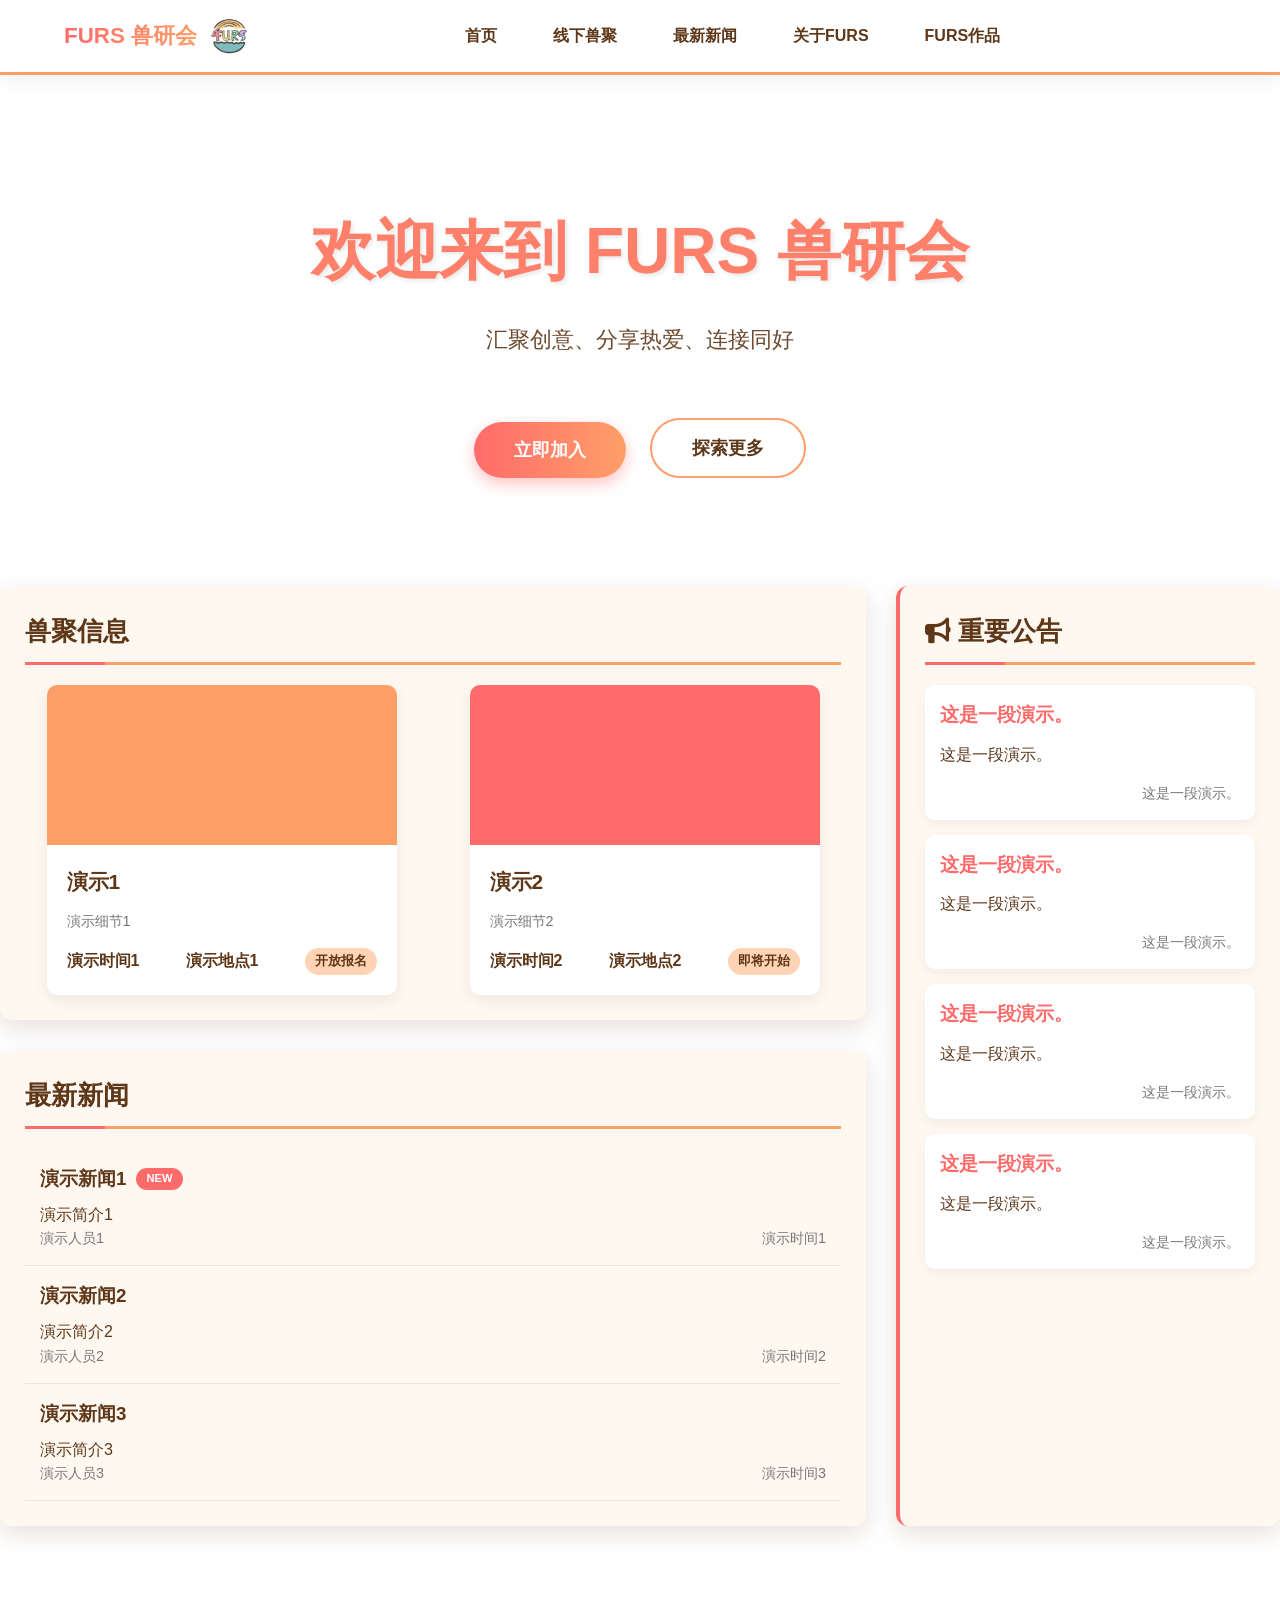
<file: main.html>
<!DOCTYPE html>
<html lang="zh">

<head>
    <meta charset="UTF-8">
    <meta name="viewport" content="width=device-width, initial-scale=1.0">
    <title> FURS 兽研会 - 兽迷文化交流平台 </title>
    <link rel="stylesheet" href="https://cdnjs.cloudflare.com/ajax/libs/font-awesome/6.4.0/css/all.min.css">
    <link rel="stylesheet" href="./styles/main.css">
    <link rel="icon" href="./assets/logo.ico">
</head>

<body>
    <div class="nav-placeholder"></div>
    <nav class="FursNav">
        <button class="hamburger">
            <span></span>
            <span></span>
            <span></span>
        </button>
        <div class="logo">
            <a href="./main.html" class="logo-container">
                <span class="logo-text">FURS 兽研会</span>
                <img src="./assets/logo.ico" alt="FURS 兽研会" class="logo-img">
            </a>
        </div>
        <div class="left"></div>
        <div class="NavLinks">
            <a href="./main.html" class="nav-link">首页</a>
            <a href="./pages/comingsoon.html" class="nav-link">线下兽聚</a>
            <a href="./pages/news.html" class="nav-link">最新新闻</a>
            <a href="./pages/about.html" class="nav-link">关于FURS</a>
            <a href="./pages/comingsoon.html" class="nav-link">FURS作品</a>
        </div>

    </nav>
    <div class="main-container">
        <section class="hero">
            <h1 class="FirstTitle">欢迎来到 FURS 兽研会</h1>
            <p class="subtitle">汇聚创意、分享热爱、连接同好</p>
            <div class="hero-bons">
                <a href="./pages/join.html" target="_blank" class="cta-button">立即加入</a>
                <a href="./pages/comingsoon.html" class="cta-button secondary-button">探索更多</a>
            </div>
        </section>
        <div class="content-container">
            <div class="main-content">
                <div class="content-block">
                    <h2 class="content-title">兽聚信息</h2>
                    <div class="events-grid">
                        <div class="event-card">
                            <div class="event-image"></div>
                            <div class="event-content">
                                <h3 class="event-title">演示1</h3>
                                <p class="event-details">演示细节1</p>
                                <div class="event-meta">
                                    <span>演示时间1</span>
                                    <span>演示地点1</span>
                                    <span class="event-status">开放报名</span>
                                </div>
                            </div>
                        </div>
                        <div class="event-card">
                            <div class="event-image" style="background-color: var(--secondary-color);"></div>
                            <div class="event-content">
                                <h3 class="event-title">演示2</h3>
                                <p class="event-details">演示细节2</p>
                                <div class="event-meta">
                                    <span>演示时间2</span>
                                    <span>演示地点2</span>
                                    <span class="event-status">即将开始</span>
                                </div>
                            </div>
                        </div>
                    </div>
                </div>
                <div class="content-block">
                    <h2 class="content-title">最新新闻</h2>
                    <ul class="news-list">
                        <li class="news-item">
                            <h3 class="news-title">演示新闻1
                                <span class="new-indicator">NEW</span>
                            </h3>
                            <p>演示简介1</p>
                            <div class="news-info">
                                <span>演示人员1</span>
                                <span>演示时间1</span>
                            </div>
                        </li>
                        <li class="news-item">
                            <h3 class="news-title">演示新闻2</h3>
                            <p>演示简介2</p>
                            <div class="news-info">
                                <span>演示人员2</span>
                                <span>演示时间2</span>
                            </div>
                        </li>
                        <li class="news-item">
                            <h3 class="news-title">演示新闻3</h3>
                            <p>演示简介3</p>
                            <div class="news-info">
                                <span>演示人员3</span>
                                <span>演示时间3</span>
                            </div>
                        </li>
                    </ul>
                </div>
            </div>
            <div class="announcements">
                <h2 class="content-title"><i class="fas fa-bullhorn"></i> 重要公告</h2>
                <div class="announcement-container active">
                    <h3 class="announcement-title">这是一段演示。</h3>
                    <div class="announcement-content">
                        这是一段演示。
                    </div>
                    <div class="announcement-date">
                        这是一段演示。
                    </div>
                </div>
                <div class="announcement-container">
                    <h3 class="announcement-title">这是一段演示。</h3>
                    <div class="announcement-content">
                        这是一段演示。
                    </div>
                    <div class="announcement-date">
                        这是一段演示。
                    </div>
                </div>
                <div class="announcement-container">
                    <h3 class="announcement-title">这是一段演示。</h3>
                    <div class="announcement-content">
                        这是一段演示。
                    </div>
                    <div class="announcement-date">
                        这是一段演示。
                    </div>
                </div>
                <div class="announcement-container">
                    <h3 class="announcement-title">这是一段演示。</h3>
                    <div class="announcement-content">
                        这是一段演示。
                    </div>
                    <div class="announcement-date">
                        这是一段演示。
                    </div>
                </div>
            </div>
        </div>
    </div>
    <footer class="CopyRight">
        <div class="footer-content">
            <div class="footer-info">
                <div class="logo-text">FURS 兽研会</div>
                <p>致力于打造中国最具活力的兽迷文化社区，推动原创兽文化发展。</p>
                <div class="social-links">
                    <a href="#"><i class="fab fa-qq"></i></a>
                    <a href="#"><i class="fab fa-bilibili"></i></a>
                </div>
            </div>
            <div class="footer-links">
                <div class="link-group">
                    <h4>关于我们</h4>
                    <a href="./pages/about.html" class="footer-link">关于FURS</a>
                    <a href="./comingsoon.html" class="footer-link">团队介绍</a>
                    <a href="./comingsoon.html" class="footer-link">发展历程</a>
                    <a href="./comingsoon.html" class="footer-link">核心价值观</a>
                </div>
                <div class="link-group">
                    <h4>社区资源</h4>
                    <a href="./comingsoon.html" class="footer-link">二创作品</a>
                    <a href="./comingsoon.html" class="footer-link">作品展示</a>
                    <a href="./comingsoon.html" class="footer-link">创作教程</a>
                    <a href="./comingsoon.html" class="footer-link">素材资源</a>
                </div>
                <div class="link-group">
                    <h4>支持帮助</h4>
                    <a href="./comingsoon.html" class="footer-link">联系我们</a>
                    <a href="./comingsoon.html" class="footer-link">常见问题</a>
                    <a href="./comingsoon.html" class="footer-link">技术支持</a>
                    <a href="./comingsoon.html" class="footer-link">意见反馈</a>
                </div>
            </div>
        </div>
        <p class="CopyRightInfor">&copy; 2025 FURS兽研会. 保留所有权利. | 兽迷文化，创意无限</p>
    </footer>
    <script src="./scripts/index.js"></script>
</body>

</html>
</file>
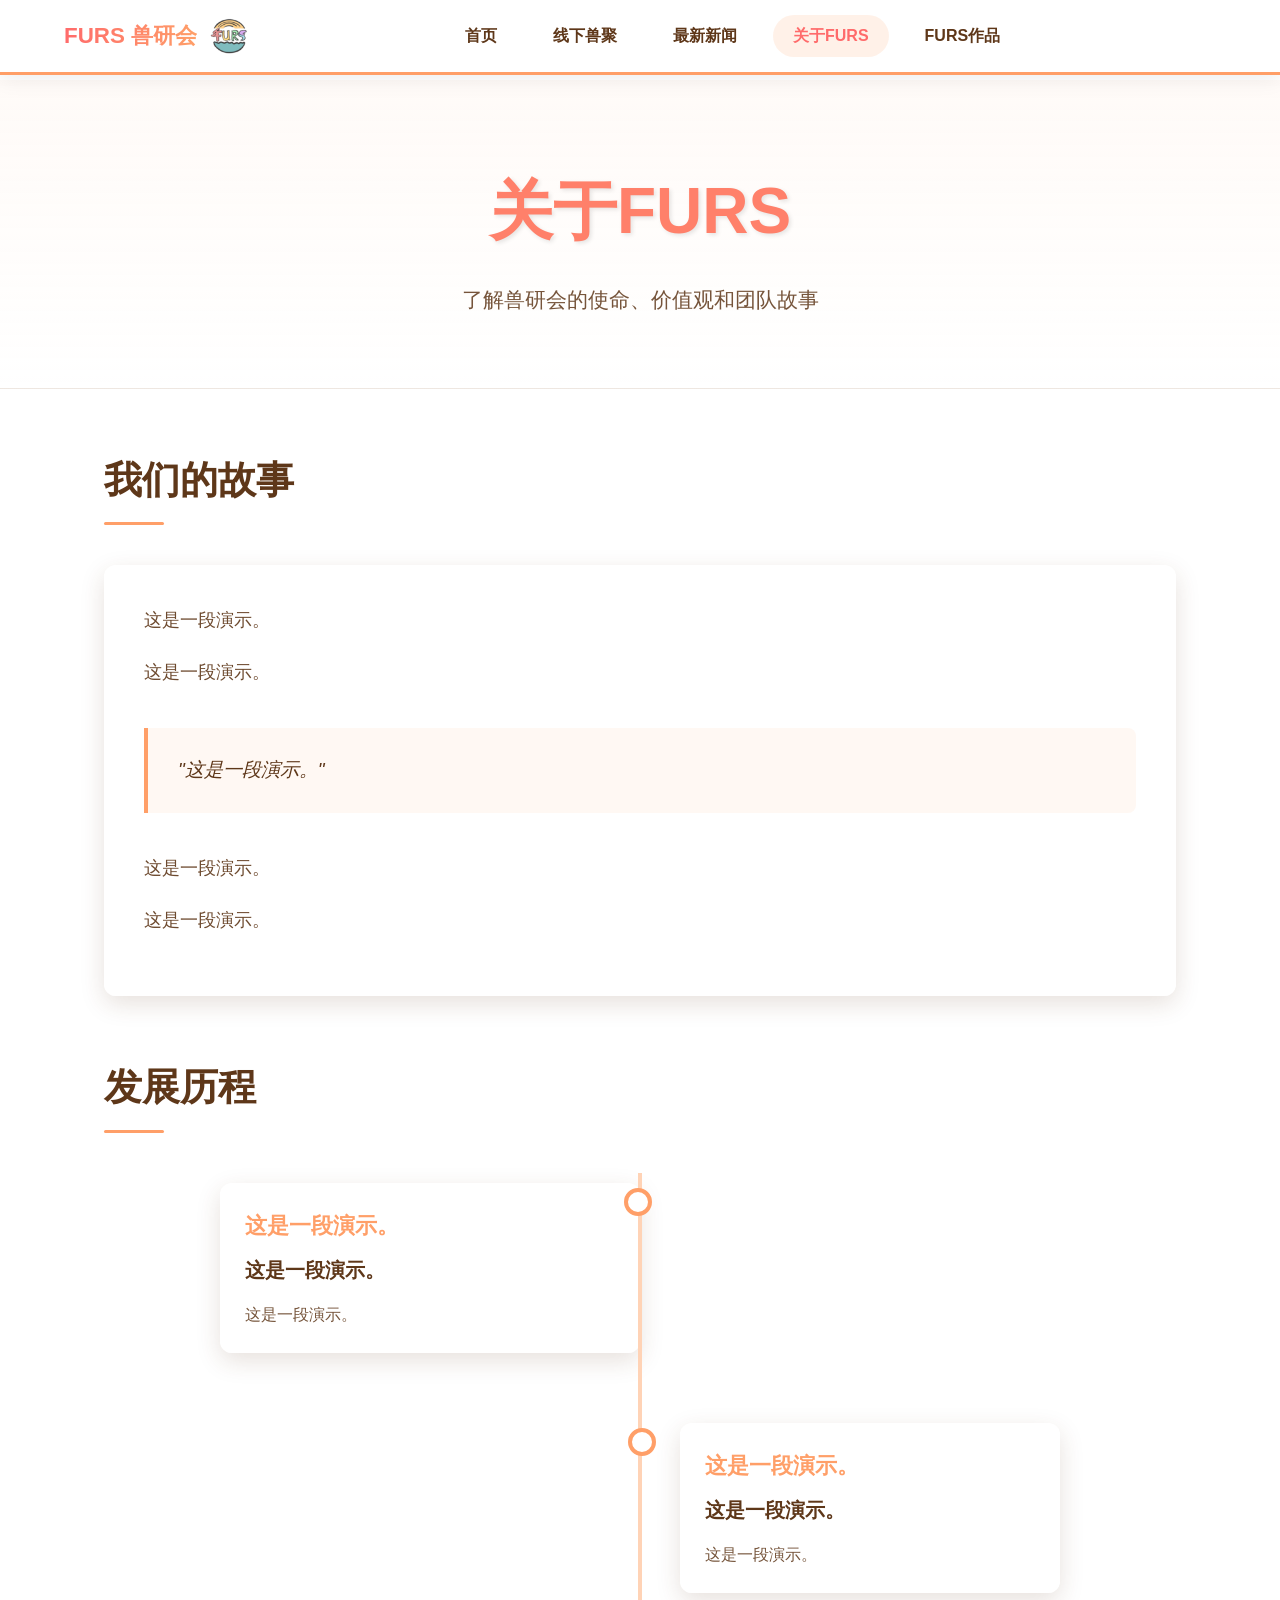
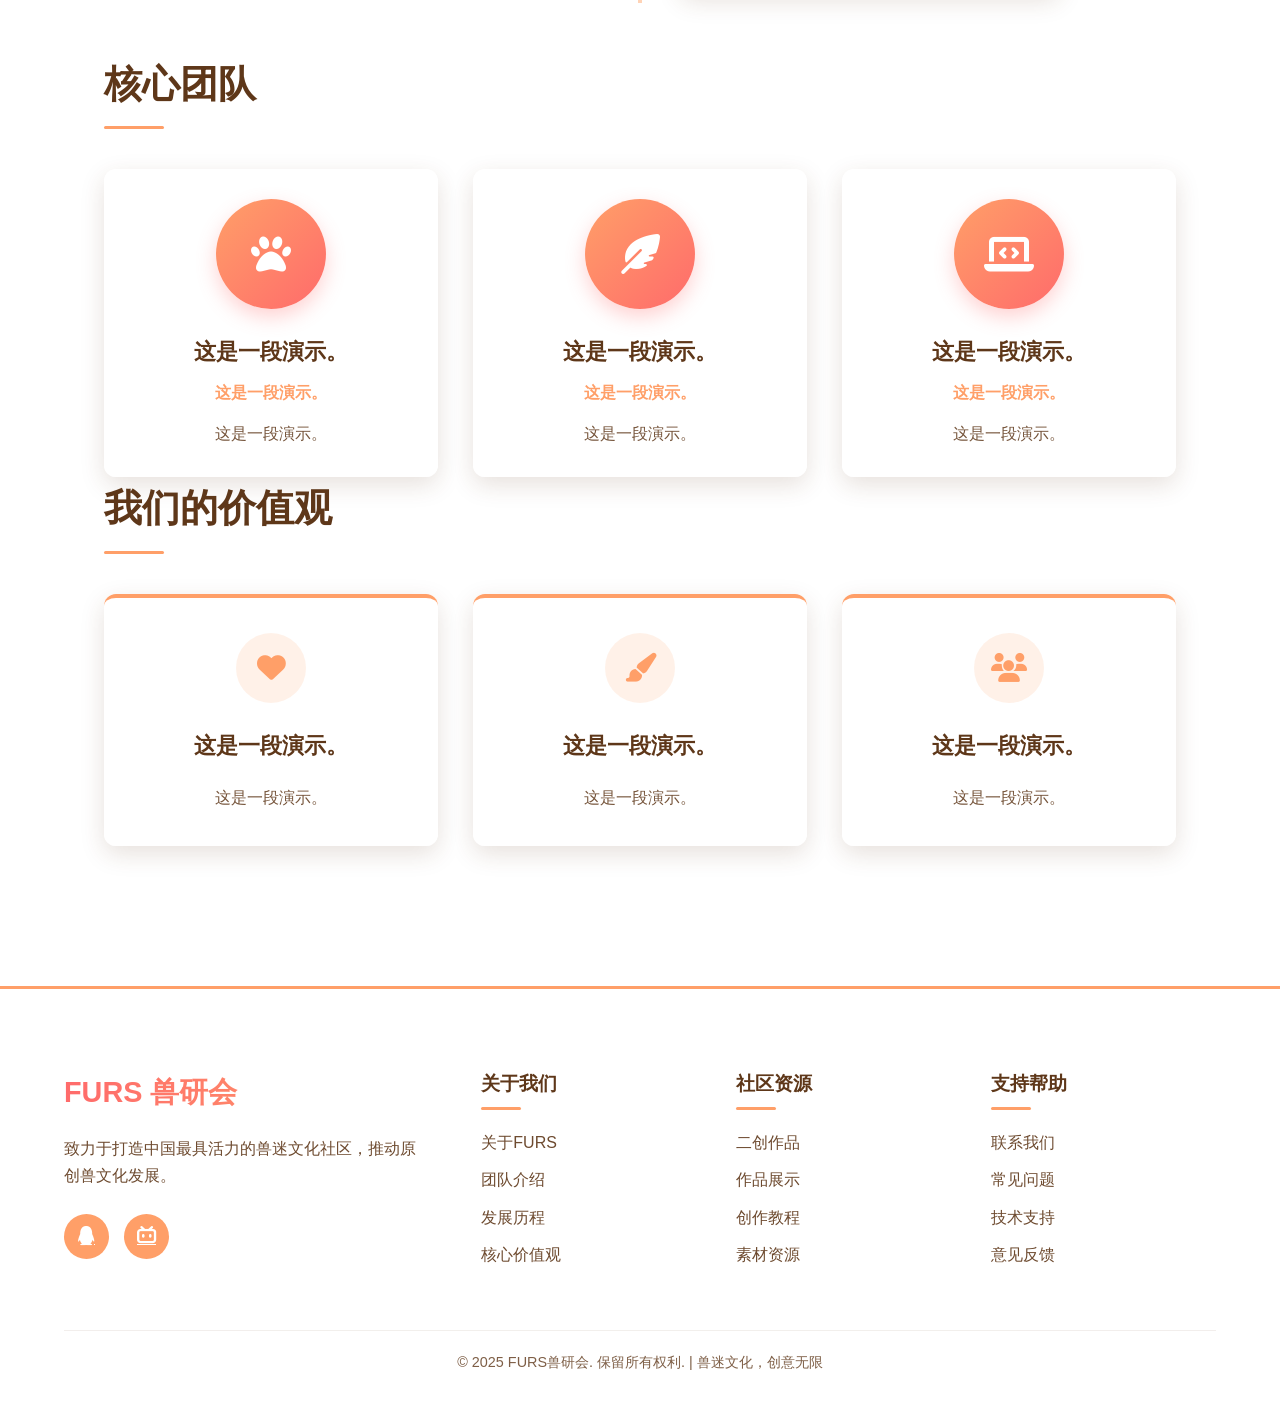
<file: pages/about.html>
<!DOCTYPE html>
<html lang="zh">

<head>
    <meta charset="UTF-8">
    <meta name="viewport" content="width=device-width, initial-scale=1.0">
    <title> 关于FURS - 兽研会 </title>
    <link rel="stylesheet" href="https://cdnjs.cloudflare.com/ajax/libs/font-awesome/6.4.0/css/all.min.css">
    <link rel="stylesheet" href="../styles/main.css">
    <link rel="stylesheet" href="../styles/pages/about.css">
    <link rel="icon" href="../assets/logo.ico">
</head>

<body class="about-page">
    <div class="nav-placeholder"></div>
    <nav class="FursNav">
        <button class="hamburger" aria-label="主菜单" aria-expanded="false">
            <span></span>
            <span></span>
            <span></span>
        </button>
        <div class="logo">
            <a href="../main.html" class="logo-container">
                <span class="logo-text">FURS 兽研会</span>
                <img src="../assets/logo.ico" alt="FURS 兽研会" class="logo-img">
            </a>
        </div>
        <div class="NavLinks">
            <a href="../main.html" class="nav-link">首页</a>
            <a href="./comingsoon.html" class="nav-link">线下兽聚</a>
            <a href="news.html" class="nav-link">最新新闻</a>
            <a href="about.html" class="nav-link active">关于FURS</a>
            <a href="./comingsoon.html" class="nav-link">FURS作品</a>
        </div>

    </nav>
    <div class="main-container">
        <div class="page-header">
            <h1 class="page-title">关于FURS</h1>
            <p class="page-subtitle">了解兽研会的使命、价值观和团队故事</p>
        </div>
        <div class="content-container">
            <div class="about-section">
                <h2 class="section-title">我们的故事</h2>
                <div class="about-content">
                    <p>这是一段演示。</p>

                    <p>这是一段演示。</p>

                    <div class="mission-statement">
                        "这是一段演示。"
                    </div>

                    <p>这是一段演示。</p>

                    <p>这是一段演示。</p>
                </div>
                <h2 class="section-title">发展历程</h2>
                <div class="timeline">
                    <div class="timeline-item left">
                        <div class="timeline-content">
                            <div class="timeline-year">这是一段演示。</div>
                            <div class="timeline-event">这是一段演示。</div>
                            <p class="timeline-description">这是一段演示。</p>
                        </div>
                    </div>
                    <div class="timeline-item right">
                        <div class="timeline-content">
                            <div class="timeline-year">这是一段演示。</div>
                            <div class="timeline-event">这是一段演示。</div>
                            <p class="timeline-description">这是一段演示。</p>
                        </div>
                    </div>
                </div>
                <h2 class="section-title">核心团队</h2>
                <div class="team-grid">
                    <div class="team-member">
                        <div class="member-avatar">
                            <i class="fas fa-paw"></i>
                        </div>
                        <h3 class="member-name">这是一段演示。</h3>
                        <div class="member-role">这是一段演示。</div>
                        <p class="member-bio">这是一段演示。</p>
                    </div>
                    <div class="team-member">
                        <div class="member-avatar">
                            <i class="fas fa-feather-alt"></i>
                        </div>
                        <h3 class="member-name">这是一段演示。</h3>
                        <div class="member-role">这是一段演示。</div>
                        <p class="member-bio">这是一段演示。</p>
                    </div>
                    <div class="team-member">
                        <div class="member-avatar">
                            <i class="fas fa-laptop-code"></i>
                        </div>
                        <h3 class="member-name">这是一段演示。</h3>
                        <div class="member-role">这是一段演示。</div>
                        <p class="member-bio">这是一段演示。</p>
                    </div>
                </div>
                <h2 class="section-title">我们的价值观</h2>
                <div class="values-container">
                    <div class="value-card">
                        <div class="value-icon">
                            <i class="fas fa-heart"></i>
                        </div>
                        <h3 class="value-title">这是一段演示。</h3>
                        <p class="value-description">这是一段演示。</p>
                    </div>
                    <div class="value-card">
                        <div class="value-icon">
                            <div class="fas fa-paint-brush"></div>
                        </div>
                        <h3 class="value-title">这是一段演示。</h3>
                        <p class="value-description">这是一段演示。</p>
                    </div>
                    <div class="value-card">
                        <div class="value-icon">
                            <i class="fas fa-users"></i>
                        </div>
                        <h3 class="value-title">这是一段演示。</h3>
                        <p class="value-description">这是一段演示。</p>
                    </div>
                </div>
            </div>
        </div>
    </div>
    <footer class="CopyRight">
        <div class="footer-content">
            <div class="footer-info">
                <div class="logo-text">FURS 兽研会</div>
                <p>致力于打造中国最具活力的兽迷文化社区，推动原创兽文化发展。</p>
                <div class="social-links">
                    <a href="#"><i class="fab fa-qq"></i></a>
                    <a href="#"><i class="fab fa-bilibili"></i></a>
                </div>
            </div>
            <div class="footer-links">
                <div class="link-group">
                    <h4>关于我们</h4>
                    <a href="./about.html" class="footer-link">关于FURS</a>
                    <a href="./comingsoon.html" class="footer-link">团队介绍</a>
                    <a href="./comingsoon.html" class="footer-link">发展历程</a>
                    <a href="./comingsoon.html" class="footer-link">核心价值观</a>
                </div>
                <div class="link-group">
                    <h4>社区资源</h4>
                    <a href="./comingsoon.html" class="footer-link">二创作品</a>
                    <a href="./comingsoon.html" class="footer-link">作品展示</a>
                    <a href="./comingsoon.html" class="footer-link">创作教程</a>
                    <a href="./comingsoon.html" class="footer-link">素材资源</a>
                </div>
                <div class="link-group">
                    <h4>支持帮助</h4>
                    <a href="./comingsoon.html" class="footer-link">联系我们</a>
                    <a href="./comingsoon.html" class="footer-link">常见问题</a>
                    <a href="./comingsoon.html" class="footer-link">技术支持</a>
                    <a href="./comingsoon.html" class="footer-link">意见反馈</a>
                </div>
            </div>
        </div>
        <p class="CopyRightInfor">&copy; 2025 FURS兽研会. 保留所有权利. | 兽迷文化，创意无限</p>
    </footer>
    <script src="../scripts/index.js"></script>
</body>

</html>
</file>
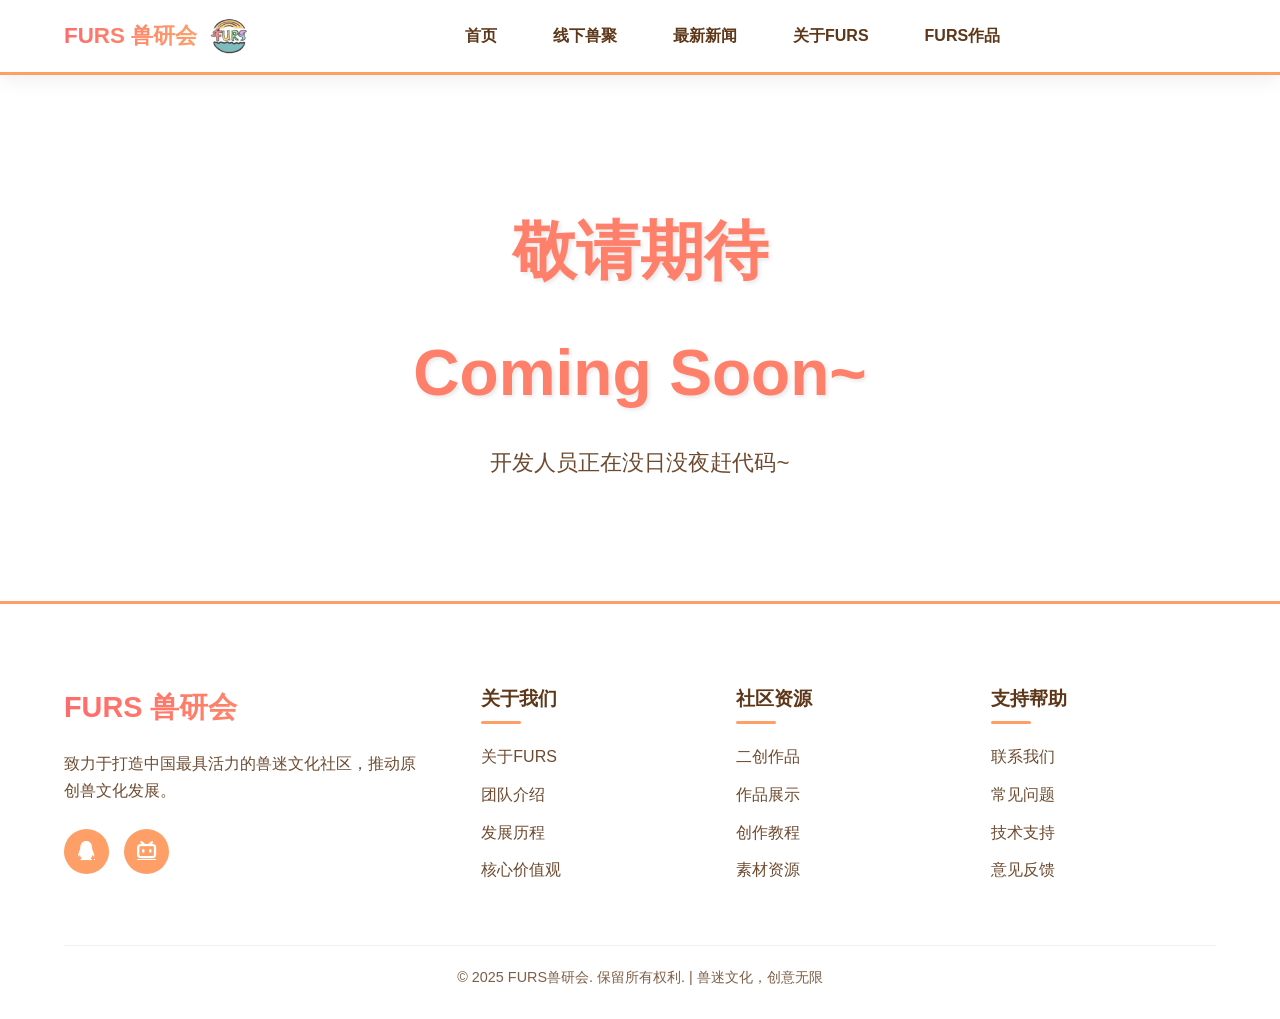
<file: pages/comingsoon.html>
<!DOCTYPE html>
<html lang="zh">

<head>
    <meta charset="UTF-8">
    <meta name="viewport" content="width=device-width, initial-scale=1.0">
    <title> 敬请期待 - FURS 兽研会</title>
    <link rel="stylesheet" href="https://cdnjs.cloudflare.com/ajax/libs/font-awesome/6.4.0/css/all.min.css">
    <link rel="stylesheet" href="../styles/main.css">
    <link rel="icon" href="../assets/logo.ico">
</head>

<body>
    <div class="nav-placeholder"></div>
    <nav class="FursNav">
        <button class="hamburger">
            <span></span>
            <span></span>
            <span></span>
        </button>
        <div class="logo">
            <a href="../main.html" class="logo-container">
                <span class="logo-text">FURS 兽研会</span>
                <img src="../assets/logo.ico" alt="FURS 兽研会" class="logo-img">
            </a>
        </div>
        <div class="left"></div>
        <div class="NavLinks">
            <a href="../main.html" class="nav-link">首页</a>
            <a href="./comingsoon.html" class="nav-link">线下兽聚</a>
            <a href="./news.html" class="nav-link">最新新闻</a>
            <a href="./about.html" class="nav-link">关于FURS</a>
            <a href="./comingsoon.html" class="nav-link">FURS作品</a>
        </div>

    </nav>
    <section class="hero">
        <h1 class="FirstTitle"> 敬请期待</h1>
        <h1 class="FirstTitle"> Coming Soon~</h1>
        <p class="subtitle">开发人员正在没日没夜赶代码~</p>
    </section>
    <footer class="CopyRight">
        <div class="footer-content">
            <div class="footer-info">
                <div class="logo-text">FURS 兽研会</div>
                <p>致力于打造中国最具活力的兽迷文化社区，推动原创兽文化发展。</p>
                <div class="social-links">
                    <a href="#"><i class="fab fa-qq"></i></a>
                    <a href="#"><i class="fab fa-bilibili"></i></a>
                </div>
            </div>
            <div class="footer-links">
                <div class="link-group">
                    <h4>关于我们</h4>
                    <a href="./about.html" class="footer-link">关于FURS</a>
                    <a href="./comingsoon.html" class="footer-link">团队介绍</a>
                    <a href="./comingsoon.html" class="footer-link">发展历程</a>
                    <a href="./comingsoon.html" class="footer-link">核心价值观</a>
                </div>
                <div class="link-group">
                    <h4>社区资源</h4>
                    <a href="./comingsoon.html" class="footer-link">二创作品</a>
                    <a href="./comingsoon.html" class="footer-link">作品展示</a>
                    <a href="./comingsoon.html" class="footer-link">创作教程</a>
                    <a href="./comingsoon.html" class="footer-link">素材资源</a>
                </div>
                <div class="link-group">
                    <h4>支持帮助</h4>
                    <a href="./comingsoon.html" class="footer-link">联系我们</a>
                    <a href="./comingsoon.html" class="footer-link">常见问题</a>
                    <a href="./comingsoon.html" class="footer-link">技术支持</a>
                    <a href="./comingsoon.html" class="footer-link">意见反馈</a>
                </div>
            </div>
        </div>
        <p class="CopyRightInfor">&copy; 2025 FURS兽研会. 保留所有权利. | 兽迷文化，创意无限</p>
    </footer>
    <script src="../scripts/index.js"></script>


</body>

</html>
</file>
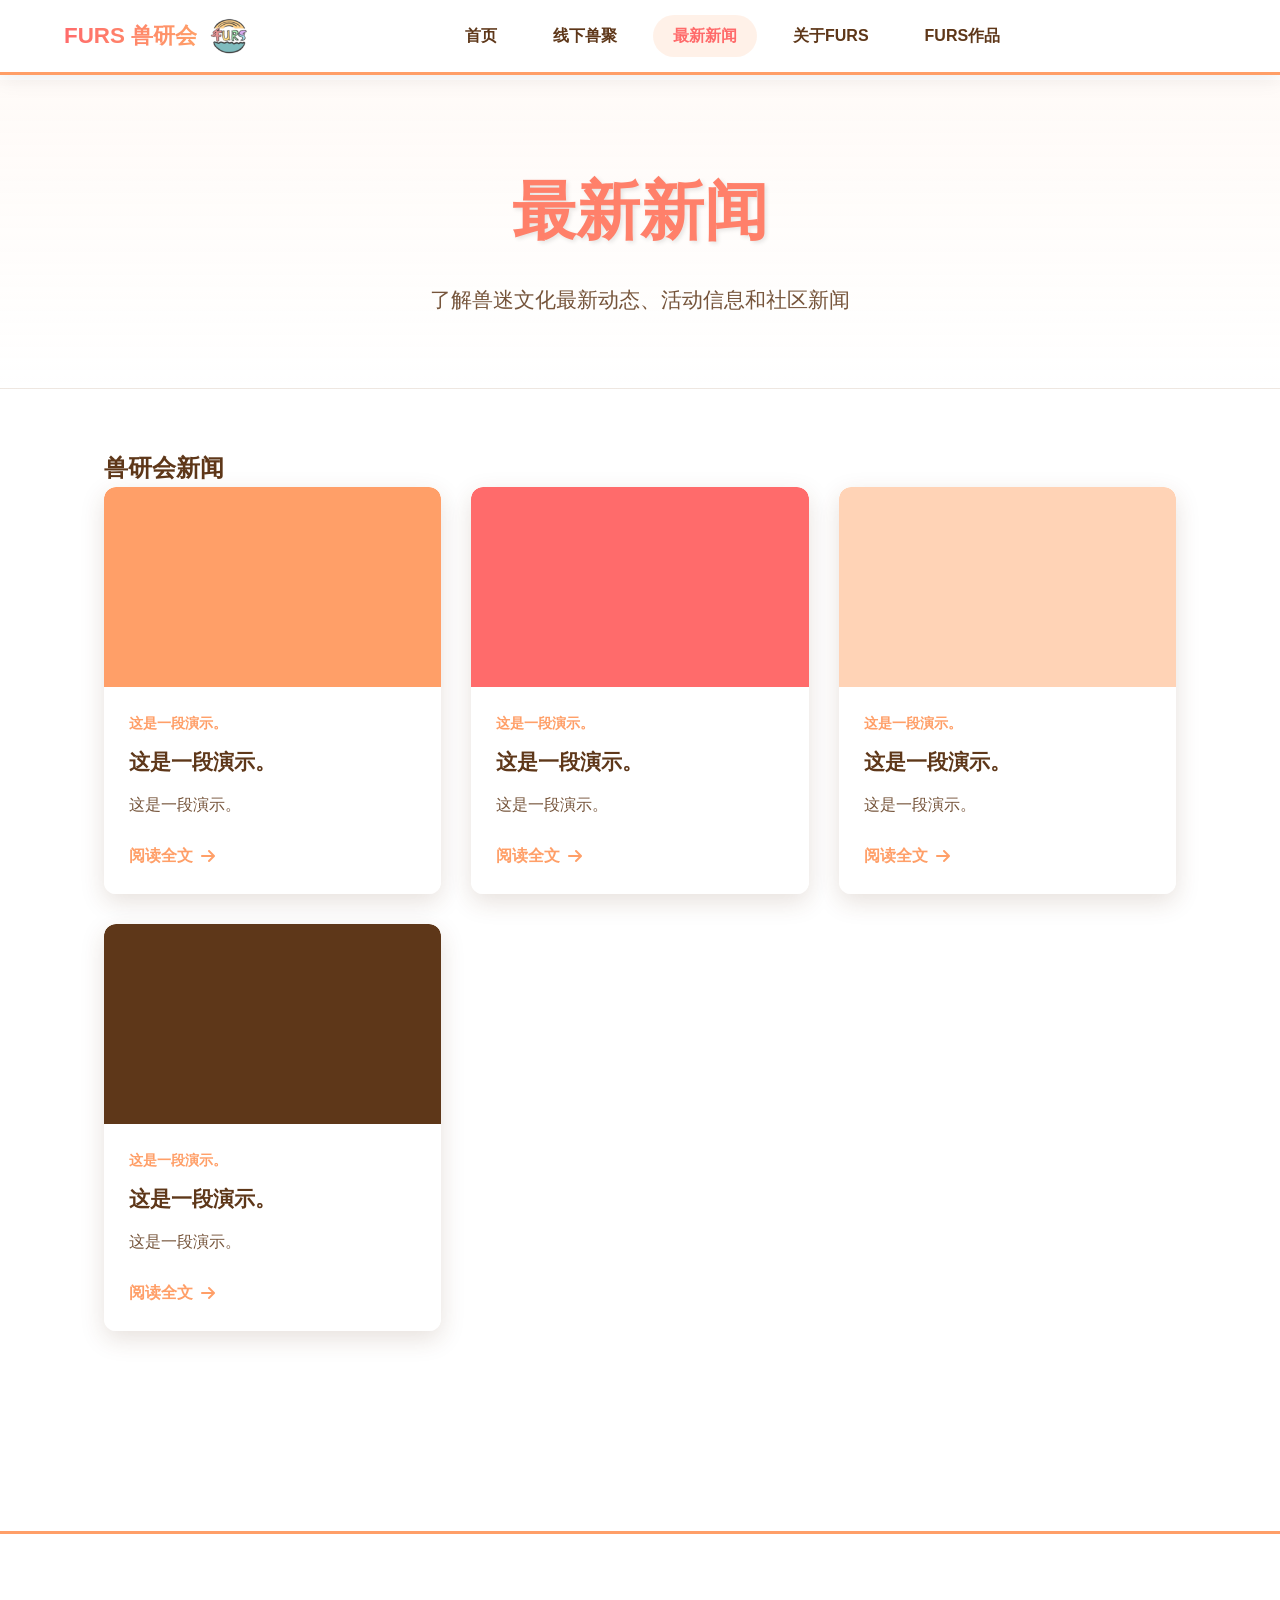
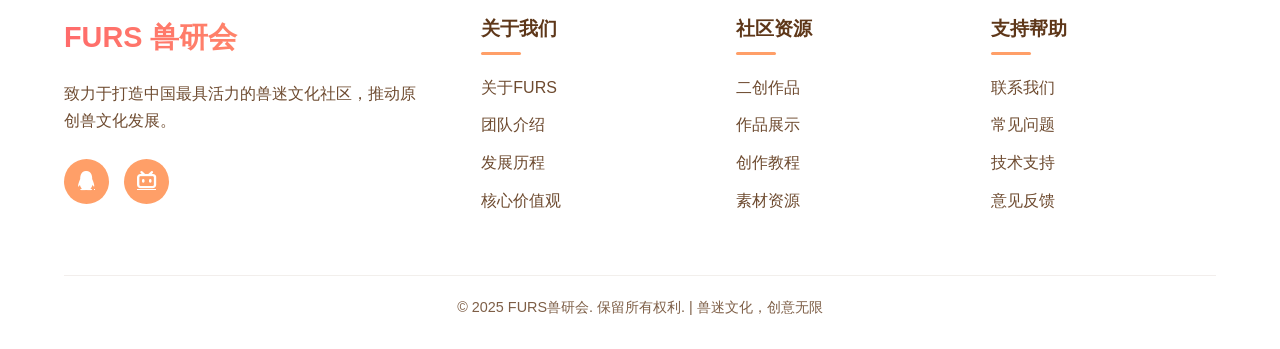
<file: pages/news.html>
<!DOCTYPE html>
<html lang="zh">

<head>
    <meta charset="UTF-8">
    <meta name="viewport" content="width=device-width, initial-scale=1.0">
    <title> 最新新闻 - FURS 兽研会 </title>
    <link rel="stylesheet" href="https://cdnjs.cloudflare.com/ajax/libs/font-awesome/6.4.0/css/all.min.css">
    <link rel="stylesheet" href="../styles/main.css">
    <link rel="stylesheet" href="../styles/pages/news.css">
    <link rel="icon" href="../assets/logo.ico">
</head>

<body class="news-page">
    <div class="nav-placeholder"></div>
    <nav class="FursNav">
        <button class="hamburger" aria-label="主菜单" aria-expanded="false">
            <span></span>
            <span></span>
            <span></span>
        </button>
        <div class="logo">
            <a href="../main.html" class="logo-container">
                <span class="logo-text">FURS 兽研会</span>
                <img src="../assets/logo.ico" alt="FURS 兽研会" class="logo-img">
            </a>
        </div>
        <div class="NavLinks">
            <a href="../main.html" class="nav-link">首页</a>
            <a href="./comingsoon.html" class="nav-link">线下兽聚</a>
            <a href="news.html" class="nav-link active">最新新闻</a>
            <a href="about.html" class="nav-link">关于FURS</a>
            <a href="./comingsoon.html" class="nav-link">FURS作品</a>
        </div>
    </nav>
    <div class="main-container">
        <div class="page-header">
            <h1 class="page-title">最新新闻</h1>
            <p class="page-subtitle">了解兽迷文化最新动态、活动信息和社区新闻</p>
        </div>
        <div class="content-container">
            <div class="about-section">
                <h2 class="section-title">兽研会新闻</h2>
                <div class="news-grid">
                    <div class="news-card">
                        <div class="news-image" style="background-color: #ff9f68;"></div>
                        <div class="news-content">
                            <div class="news-date">这是一段演示。</div>
                            <h3 class="news-card-title">这是一段演示。</h3>
                            <p class="news-excerpt">这是一段演示。</p>
                            <a href="#" class="read-more">阅读全文 <i class="fas fa-arrow-right"></i></a>
                        </div>
                    </div>
                    <div class="news-card">
                        <div class="news-image" style="background-color: #ff6b6b;"></div>
                        <div class="news-content">
                            <div class="news-date">这是一段演示。</div>
                            <h3 class="news-card-title">这是一段演示。</h3>
                            <p class="news-excerpt">这是一段演示。</p>
                            <a href="#" class="read-more">阅读全文 <i class="fas fa-arrow-right"></i></a>
                        </div>
                    </div>
                    <div class="news-card">
                        <div class="news-image" style="background-color: #ffd3b6;"></div>
                        <div class="news-content">
                            <div class="news-date">这是一段演示。</div>
                            <h3 class="news-card-title">这是一段演示。</h3>
                            <p class="news-excerpt">这是一段演示。</p>
                            <a href="#" class="read-more">阅读全文 <i class="fas fa-arrow-right"></i></a>
                        </div>
                    </div>
                    <div class="news-card">
                        <div class="news-image" style="background-color: #5e3719;"></div>
                        <div class="news-content">
                            <div class="news-date">这是一段演示。</div>
                            <h3 class="news-card-title">这是一段演示。</h3>
                            <p class="news-excerpt">这是一段演示。</p>
                            <a href="#" class="read-more">阅读全文 <i class="fas fa-arrow-right"></i></a>
                        </div>
                    </div>
                </div>
            </div>
        </div>
    </div>
    <footer class="CopyRight">
        <div class="footer-content">
            <div class="footer-info">
                <div class="logo-text">FURS 兽研会</div>
                <p>致力于打造中国最具活力的兽迷文化社区，推动原创兽文化发展。</p>
                <div class="social-links">
                    <a href="#"><i class="fab fa-qq"></i></a>
                    <a href="#"><i class="fab fa-bilibili"></i></a>
                </div>
            </div>
            <div class="footer-links">
                <div class="link-group">
                    <h4>关于我们</h4>
                    <a href="./about.html" class="footer-link">关于FURS</a>
                    <a href="./comingsoon.html" class="footer-link">团队介绍</a>
                    <a href="./comingsoon.html" class="footer-link">发展历程</a>
                    <a href="./comingsoon.html" class="footer-link">核心价值观</a>
                </div>
                <div class="link-group">
                    <h4>社区资源</h4>
                    <a href="./comingsoon.html" class="footer-link">二创作品</a>
                    <a href="./comingsoon.html" class="footer-link">作品展示</a>
                    <a href="./comingsoon.html" class="footer-link">创作教程</a>
                    <a href="./comingsoon.html" class="footer-link">素材资源</a>
                </div>
                <div class="link-group">
                    <h4>支持帮助</h4>
                    <a href="./comingsoon.html" class="footer-link">联系我们</a>
                    <a href="./comingsoon.html" class="footer-link">常见问题</a>
                    <a href="./comingsoon.html" class="footer-link">技术支持</a>
                    <a href="./comingsoon.html" class="footer-link">意见反馈</a>
                </div>
            </div>
        </div>
        <p class="CopyRightInfor">&copy; 2025 FURS兽研会. 保留所有权利. | 兽迷文化，创意无限</p>
    </footer>
    <script src="../scripts/index.js"></script>
</body>

</html>
</file>
<file: styles/main.css>
:root {
    --primary-color: #ff9f68;
    --secondary-color: #ff6b6b;
    --accent-color: #ffd3b6;
    --dark-brown: #5e3719;
    --light-beige: #fff8f0;
    --card-bg: rgba(255, 255, 255, 0.92);
    --shadow: 0 8px 24px rgba(94, 55, 25, 0.15);
    --transition: all 0.4s cubic-bezier(0.175, 0.885, 0.32, 1.275);
    --section-padding: 80px 5%;
}

* {
    margin: 0;
    padding: 0;
    box-sizing: border-box;
}

body {
    font-family: 'Segoe UI', 'Microsoft YaHei', sans-serif;
    line-height: 1.6;
    color: var(--dark-brown);
    background: white;
    min-height: 100vh;
    display: flex;
    flex-direction: column;
    overflow-x: hidden;
    opacity: 0;
    align-items: center;
    animation: fadeIn 1s forwards;
}

@keyframes fadeIn {
    to {
        opacity: 1;
    }
}

.nav-placeholder {
    height: 80px;
}

.FursNav {
    position: fixed;
    top: 0;
    width: 100%;
    z-index: 1000;
    background: rgba(255, 255, 255, 0.98);
    backdrop-filter: blur(12px);
    padding: 15px 5%;
    display: flex;
    align-items: center;
    box-shadow: 0 4px 20px rgba(0, 0, 0, 0.07);
    border-bottom: 3px solid var(--primary-color);
    transition: var(--transition);
}

.logo-container {
    display: flex;
    align-items: center;
    gap: 12px;
    transition: var(--transition);
    text-decoration: none;
    flex-direction: row;
}

.logo-text {
    font-size: 1.4rem;
    font-weight: 700;
    background: linear-gradient(to right, var(--secondary-color), var(--primary-color));
    -webkit-background-clip: text;
    background-clip: text;
    -webkit-text-fill-color: transparent;
    white-space: nowrap;
}

.logo-img {
    height: 40px;
    max-width: 120px;
    object-fit: contain;
    transition: var(--transition);
}

.NavLinks {
    flex-grow: 1;
    display: flex;
    justify-content: center;
}

.nav-link {
    color: var(--dark-brown);
    padding: 8px 20px;
    margin: 0 8px;
    border-radius: 30px;
    font-weight: 600;
    position: relative;
    overflow: hidden;
    transition: var(--transition);
    text-decoration: none;
    display: flex;
    align-items: center;
}

.nav-link i {
    margin-right: 8px;
    font-size: 18px;
}

.nav-link::after {
    content: '';
    position: absolute;
    bottom: 0;
    left: 0;
    width: 0;
    height: 3px;
    background: var(--primary-color);
    transition: var(--transition);
}

.nav-link:hover {
    color: var(--primary-color);
    transform: translateY(-3px);
}

.nav-link:hover::after {
    width: 100%;
}

.nav-link.active {
    background: rgba(255, 159, 104, 0.15);
    color: var(--secondary-color);
}

.hamburger {
    display: none;
    background: transparent;
    border: none;
    padding: 10px;
    margin-right: 15px;
    cursor: pointer;
    z-index: 1100;
}

.hamburger span {
    display: block;
    width: 28px;
    height: 3px;
    background: var(--dark-brown);
    margin: 6px 0;
    transition: var(--transition);
    border-radius: 2px;
}

.page-header {
    background: linear-gradient(135deg, var(--accent-color) 0%, var(--primary-color) 100%);
    padding: 40px 5% 30px;
    text-align: center;
    position: relative;
    overflow: hidden;
    margin-top: 0;
    width: 100%;
    max-width: 1400px;
    display: flex;
    flex-direction: column;
    align-items: center;
    text-align: center;
}

.page-title {
    font-size: clamp(2.5rem, 6vw, 3.5rem);
    margin-bottom: 20px;
    color: white;
    text-shadow: 2px 2px 4px rgba(0, 0, 0, 0.1);
}

.page-subtitle {
    font-size: clamp(1.1rem, 3vw, 1.4rem);
    max-width: 700px;
    margin: 0 auto 40px;
    color: rgba(255, 255, 255, 0.9);
}

.content-container {
    width: 100%;
    max-width: 1400px;
    display: flex;
    flex-wrap: wrap;
    gap: 30px;
    justify-content: center;
}

.main-container {
    width: 100%;
    max-width: 1400px;
    display: flex;
    flex-direction: column;
    align-items: center;
    margin-bottom: 60px;
}

.main-content {
    flex: 1;
    min-width: 300px;
    display: flex;
    flex-direction: column;
    gap: 30px;
}

.announcements {
    width: 30%;
    min-width: 300px;
    background: var(--light-beige);
    border-radius: 12px;
    padding: 25px;
    box-shadow: var(--shadow);
    border-left: 4px solid var(--secondary-color);
}

.content-block {
    background: var(--light-beige);
    border-radius: 12px;
    box-shadow: var(--shadow);
    padding: 25px;
    transition: var(--transition);
}

.content-block:hover {
    transform: translateY(-5px);
    box-shadow: 0 12px 30px rgba(94, 55, 25, 0.2);
}

.content-title {
    font-size: 1.6rem;
    color: var(--dark-brown);
    margin-bottom: 20px;
    padding-bottom: 10px;
    border-bottom: 3px solid var(--primary-color);
    position: relative;
}

.content-title::after {
    content: '';
    position: absolute;
    bottom: -3px;
    left: 0;
    width: 80px;
    height: 3px;
    background: var(--secondary-color);
}

.news-list {
    list-style: none;
    padding: 0;
    margin: 0;
}

.news-item {
    padding: 15px;
    border-bottom: 1px solid rgba(94, 55, 25, 0.1);
    transition: var(--transition);
}

.news-item:hover {
    background: rgba(255, 214, 180, 0.2);
    transform: translateX(5px);
}

.news-title {
    font-weight: 600;
    margin-bottom: 8px;
    color: var(--dark-brown);
    display: flex;
    align-items: center;
}

.news-title .new-indicator {
    background: var(--secondary-color);
    color: white;
    font-size: 0.7rem;
    border-radius: 20px;
    padding: 2px 10px;
    margin-left: 10px;
}

.news-info {
    display: flex;
    justify-content: space-between;
    color: #777;
    font-size: 0.9rem;
}

.events-grid {
    display: grid;
    grid-template-columns: repeat(auto-fit, minmax(300px, 1fr));
    gap: 20px;
    justify-content: center;
}

.event-card {
    background: white;
    border-radius: 10px;
    overflow: hidden;
    box-shadow: 0 5px 15px rgba(0, 0, 0, 0.07);
    transition: var(--transition);
}

.event-card:hover {
    transform: translateY(-7px);
    box-shadow: 0 12px 25px rgba(255, 107, 107, 0.2);
}

.event-image {
    height: 160px;
    background: var(--primary-color);
    display: flex;
    align-items: center;
    justify-content: center;
    color: white;
    font-size: 2.5rem;
}

.event-content {
    padding: 20px;
}

.event-title {
    font-size: 1.3rem;
    margin-bottom: 12px;
    color: var(--dark-brown);
}

.event-details {
    color: #777;
    margin-bottom: 15px;
    font-size: 0.9rem;
}

.event-meta {
    display: flex;
    justify-content: space-between;
    color: var(--dark-brown);
    font-weight: 600;
}

.event-status {
    background: var(--accent-color);
    color: var(--dark-brown);
    padding: 3px 10px;
    border-radius: 20px;
    font-size: 0.8rem;
}

.announcement-container {
    background: white;
    border-radius: 10px;
    padding: 15px;
    margin-bottom: 15px;
    box-shadow: 0 4px 12px rgba(0, 0, 0, 0.05);
}

.announcement-title {
    font-size: 1.2rem;
    font-weight: 600;
    margin-bottom: 10px;
    color: var(--secondary-color);
    display: flex;
    align-items: center;
}

.announcement-title i {
    margin-right: 10px;
}

.announcement-content {
    color: var(--dark-brown);
    line-height: 1.7;
    margin-bottom: 15px;
}

.announcement-date {
    color: #777;
    font-size: 0.85rem;
    text-align: right;
}

.announcement-slider {
    position: relative;
}

.announcement-slider .announcement-container {
    position: absolute;
    top: 0;
    left: 0;
    right: 0;
    opacity: 0;
    transition: opacity 0.5s ease;
}

.announcement-slider .announcement-container.active {
    position: relative;
    opacity: 1;
}

.announcement-indicators {
    display: flex;
    justify-content: center;
    gap: 10px;
    margin-top: 20px;
}

.announcement-indicator {
    width: 10px;
    height: 10px;
    border-radius: 50%;
    background: rgba(94, 55, 25, 0.2);
    cursor: pointer;
    transition: var(--transition);
}

.announcement-indicator.active {
    background: var(--primary-color);
    transform: scale(1.2);
}

.hero {
    padding: 120px 5% 80px;
    text-align: center;
    position: relative;
    overflow: hidden;
}

.FirstTitle {
    font-size: clamp(2.5rem, 6vw, 4rem);
    margin-bottom: 20px;
    color: #FF806A;
    text-shadow: 2px 2px 4px rgba(0, 0, 0, 0.1);
    animation: titleGlow 2s ease-in-out infinite alternate;
}

.subtitle {
    font-size: clamp(1.1rem, 3vw, 1.4rem);
    max-width: 700px;
    margin: 0 auto 40px;
    color: var(--dark-brown);
    opacity: 0.9;
}

.cta-button {
    display: inline-block;
    background: linear-gradient(to right, var(--secondary-color), var(--primary-color));
    color: white;
    padding: 14px 40px;
    border-radius: 50px;
    font-weight: 600;
    font-size: 1.1rem;
    text-decoration: none;
    box-shadow: 0 6px 15px rgba(255, 107, 107, 0.4);
    transition: var(--transition);
    margin: 20px 10px;
    border: none;
    cursor: pointer;
    position: relative;
    overflow: hidden;
}

.cta-button::after {
    content: '';
    position: absolute;
    top: 0;
    left: -100%;
    width: 100%;
    height: 100%;
    background: linear-gradient(90deg, transparent, rgba(255, 255, 255, 0.3), transparent);
    transition: 0.6s;
}

.cta-button:hover {
    transform: translateY(-5px);
    box-shadow: 0 10px 25px rgba(255, 107, 107, 0.6);
}

.cta-button:hover::after {
    left: 100%;
}

.secondary-button {
    background: transparent;
    border: 2px solid var(--primary-color);
    color: var(--dark-brown);
    box-shadow: none;
}

.secondary-button:hover {
    background: rgba(255, 159, 104, 0.1);
}

.user-avatar-container {
    position: relative;
    margin-left: 20px;
}

.user-avatar {
    width: 45px;
    height: 45极;
    border-radius: 50%;
    background-color: #ccc;
    display: flex;
    align-items: center;
    justify-content: center;
    cursor: pointer;
    transition: var(--transition);
    overflow: hidden;
    border: 2px solid transparent;
}

.user-avatar:hover {
    transform: scale(1.1);
    border-color: var(--primary-color);
}

.user-avatar i {
    font-size: 24px;
    color: #fff;
}

.user-card {
    position: absolute;
    top: 100%;
    right: 0;
    width: 280px;
    background: white;
    border-radius: 12px;
    box-shadow: var(--shadow);
    padding: 20px;
    margin-top: 15px;
    opacity: 0;
    visibility: hidden;
    transform: translateY(10px);
    transition: var(--transition);
    z-index: 1001;
}

.user-card.mobile-show {
    opacity: 1;
    visibility: visible;
}

.user-avatar-container:hover .user-card {
    opacity: 1;
    visibility: visible;
    transform: translateY(0);
}

.user-card::before {
    content: '';
    position: absolute;
    bottom: 100%;
    right: 20px;
    border-width: 8px;
    border-style: solid;
    border-color: transparent transparent white transparent;
}

.user-header {
    display: flex;
    align-items: center;
    padding-bottom: 15px;
    border-bottom: 1px solid rgba(0, 0, 0, 0.1);
    margin-bottom: 15px;
}

.user-avatar-lg {
    width: 60px;
    height: 60px;
    border-radius: 50%;
    background-color: #ccc;
    display: flex;
    align-items: center;
    justify-content: center;
    margin-right: 15px;
}

.user-avatar-lg i {
    font-size: 30px;
    color: #fff;
}

.user-info h3 {
    font-size: 1.2rem;
    margin-bottom: 5px;
    color: var(--dark-brown);
}

.user-info p {
    font-size: 0.9rem;
    color: #777;
}

.user-stats {
    display: flex;
    justify-content: space-around;
    margin: 15px 0;
}

.stat-item {
    text-align: center;
}

.stat-number {
    font-size: 1.4rem;
    font-weight: 700;
    color: var(--primary-color);
}

.stat-label {
    font-size: 0.8rem;
    color: #777;
}

.user-actions {
    display: flex;
    gap: 10px;
    margin-top: 15px;
}

.user-btn {
    flex: 1;
    padding: 8px;
    text-align: center;
    border-radius: 6px;
    background: var(--primary-color);
    color: white;
    text-decoration: none;
    font-size: 0.9rem;
    transition: var(--transition);
}

.user-btn:hover {
    background: var(--secondary-color);
    transform: translateY(-3px);
}

.user-btn.secondary {
    background: #f0f0f0;
    color: var(--dark-brown);
}

.user-btn.secondary:hover {
    background: #e0e0e0;
}

.about-section {
    margin-bottom: 60px;
}

.about-content {
    background: var(--light-beige);
    border-radius: 12px;
    padding: 40px;
    box-shadow: var(--shadow);
    margin-bottom: 40px;
    line-height: 1.8;
}

.about-content p {
    margin-bottom: 20px;
}

.mission-statement {
    background: linear-gradient(135deg, var(--accent-color) 0%, rgba(255, 214, 180, 0.7) 100%);
    border-left: 4px solid var(--secondary-color);
    padding: 30px;
    border-radius: 0 12px 12px 0;
    margin: 40px 0;
    font-style: italic;
    font-size: 1.1rem;
}

.team-grid {
    display: grid;
    grid-template-columns: repeat(auto-fill, minmax(250px, 1fr));
    gap: 30px;
    margin-top: 40px;
    justify-content: center;
}

.team-member {
    background: white;
    border-radius: 12px;
    padding: 25px;
    text-align: center;
    box-shadow: var(--shadow);
    transition: var(--transition);
}

.team-member:hover {
    transform: translateY(-7px);
    box-shadow: 0 12px 25px rgba(255, 107, 107, 0.2);
}

.member-avatar {
    width: 120px;
    height: 120px;
    border-radius: 50%;
    background: var(--accent-color);
    margin: 0 auto 20px;
    display: flex;
    align-items: center;
    justify-content: center;
    font-size: 3rem;
    color: var(--dark-brown);
}

.member-name {
    font-size: 1.3rem;
    margin-bottom: 5px;
    color: var(--dark-brown);
}

.member-role {
    color: var(--secondary-color);
    font-weight: 600;
    margin-bottom: 15px;
}

.member-bio {
    color: #777;
    font-size: 0.9rem;
}

.values-container {
    display: grid;
    grid-template-columns: repeat(auto-fit, minmax(300px, 1fr));
    gap: 30px;
    margin-top: 40px;
    justify-content: center;
}

.value-card {
    background: white;
    border-radius: 12px;
    padding: 30px;
    box-shadow: var(--shadow);
    transition: var(--transition);
    border-top: 4px solid var(--primary-color);
}

.value-card:hover {
    transform: translateY(-7px);
    box-shadow: 0 15px 30px rgba(94, 55, 25, 0.2);
}

.value-icon {
    font-size: 2.5rem;
    color: var(--primary-color);
    margin-bottom: 20px;
}

.value-title {
    font-size: 1.4rem;
    margin-bottom: 15px;
    color: var(--dark-brown);
}

.value-description {
    color: #777;
    line-height: 1.7;
}

.timeline {
    position: relative;
    max-width: 900px;
    margin: 50px auto 0;
}

.timeline::after {
    content: '';
    position: absolute;
    width: 4px;
    background-color: var(--accent-color);
    top: 0;
    bottom: 0;
    left: 50%;
    margin-left: -2px;
}

.timeline-item {
    padding: 10px 40px;
    position: relative;
    width: 50%;
    box-sizing: border-box;
}

.timeline-item::after {
    content: '';
    position: absolute;
    width: 20px;
    height: 20px;
    background-color: white;
    border: 4px solid var(--primary-color);
    top: 15px;
    border-radius: 50%;
    z-index: 1;
}

.left {
    left: 0;
}

.right {
    left: 50%;
}

.left::after {
    right: -12px;
}

.right::after {
    left: -12px;
}

.news-grid {
    display: grid;
    grid-template-columns: repeat(auto-fill, minmax(350px, 1fr));
    gap: 30px;
    margin-bottom: 60px;
    justify-content: center;
}

.news-card {
    background: var(--light-beige);
    border-radius: 12px;
    overflow: hidden;
    box-shadow: var(--shadow);
    transition: var(--transition);
    height: 100%;
    display: flex;
    flex-direction: column;
}

.news-card:hover {
    transform: translateY(-7px);
    box-shadow: 0 12px 30px rgba(94, 55, 25, 0.25);
}

.news-image {
    height: 200px;
    background-size: cover;
    background-position: center;
}

.news-content {
    padding: 25px;
    flex: 1;
    display: flex;
    flex-direction: column;
}

.news-date {
    color: var(--secondary-color);
    font-weight: 600;
    margin-bottom: 10px;
    font-size: 0.9rem;
}

.news-card-title {
    font-size: 1.4rem;
    margin-bottom: 15px;
    color: var(--dark-brown);
    flex: 1;
}

.news-excerpt {
    color: #777;
    margin-bottom: 20px;
    line-height: 1.7;
}

.read-more {
    display: inline-block;
    color: var(--primary-color);
    font-weight: 600;
    text-decoration: none;
    align-self: flex-start;
    transition: var(--transition);
}

.read-more:hover {
    color: var(--secondary-color);
    transform: translateX(5px);
}

.CopyRight {
    background: rgba(255, 255, 255, 0.9);
    padding: 60px 5% 30px;
    margin-top: auto;
    border-top: 3px solid var(--primary-color);
    backdrop-filter: blur(5px);
    width: 100%;
    padding-top: 80px;
}

.footer-content {
    max-width: 1400px;
    margin: 0 auto;
    display: grid;
    grid-template-columns: 1fr 2fr;
    gap: 50px;
    text-align: left;
    width: 100%;
}

.footer-info {
    max-width: 400px;
}

.footer-info .logo-text {
    font-size: 1.8rem;
    margin-bottom: 20px;
}

.footer-info p {
    color: var(--dark-brown);
    opacity: 0.9;
    margin-bottom: 25px;
    line-height: 1.7;
}

.social-links {
    display: flex;
    gap: 15px;
}

.social-links a {
    display: flex;
    align-items: center;
    justify-content: center;
    width: 45px;
    height: 45px;
    background: var(--primary-color);
    color: white;
    border-radius: 50%;
    font-size: 1.2rem;
    transition: var(--transition);
}

.social-links a:hover {
    background: var(--secondary-color);
    transform: translateY(-5px);
}

.footer-links {
    display: grid;
    grid-template-columns: repeat(auto-fit, minmax(180px, 1fr));
    gap: 30px;
}

.link-group h4 {
    font-size: 1.2rem;
    margin-bottom: 20px;
    color: var(--dark-brown);
    position: relative;
    padding-bottom: 10px;
}

.link-group h4::after {
    content: '';
    position: absolute;
    bottom: 0;
    left: 0;
    width: 40px;
    height: 3px;
    background: var(--primary-color);
    border-radius: 2px;
}

.link-group a {
    display: block;
    color: var(--dark-brown);
    text-decoration: none;
    margin-bottom: 12px;
    transition: var(--transition);
    opacity: 0.9;
}

.link-group a:hover {
    color: var(--primary-color);
    transform: translateX(5px);
}

.CopyRightInfor {
    color: var(--dark-brown);
    font-size: 0.9rem;
    margin-top: 50px;
    opacity: 0.8;
    padding-top: 20px;
    border-top: 1px solid rgba(94, 55, 25, 0.1);
    text-align: center;
}

.hamburger.active span:nth-child(1) {
    transform: translateY(9px) rotate(45deg);
}

.hamburger.active span:nth-child(2) {
    opacity: 0;
}

.hamburger.active span:nth-child(3) {
    transform: translateY(-9px) rotate(-45deg);
}

@keyframes titleGlow {
    from {
        text-shadow: 0 0 5px rgba(255, 159, 104, 0.5);
    }

    to {
        text-shadow: 0 0 20px rgba(255, 159, 104, 0.8);
    }
}

@media (max-width: 992px) {
    .timeline::after {
        left: 31px;
    }

    .timeline-item {
        width: 100%;
        padding-left: 70px;
        padding-right: 25px;
    }

    .left::after,
    .right::after {
        left: 18px;
    }

    .right {
        left: 0;
    }
}

@media (max-width: 768px) {
    .NavLinks {
        position: fixed;
        top: 80px;
        left: -100%;
        width: 100%;
        height: calc(100vh - 80px);
        background: rgba(255, 255, 255, 0.98);
        flex-direction: column;
        transition: 0.4s;
        padding: 30px 0;
        z-index: 999;
    }

    .NavLinks.active {
        left: 0;
    }

    .nav-link {
        width: 80%;
        margin: 12px auto;
        padding: 15px;
        font-size: 1.2rem;
    }

    .logo-container {
        gap: 8px;
    }

    .logo-img {
        height: 35px;
        max-width: 100px;
    }

    .logo-text {
        font-size: 1.2rem;
    }

    .hamburger {
        display: block;
    }

    .NavPaw {
        display: none;
    }

    .logo {
        margin-right: 15px;
    }

    .footer-content {
        grid-template-columns: 1fr;
        gap: 40px;
    }

    .footer-info {
        max-width: 100%;
        text-align: center;
    }

    .social-links {
        justify-content: center;
    }

    .news-grid {
        grid-template-columns: 1fr;
    }

    .content-container {
        flex-direction: column;
    }

    .main-content,
    .announcements {
        width: 100%;
    }

    .announcements {
        order: -1;
    }

    .events-grid {
        grid-template-columns: 1fr;
    }

    .main-container {
        margin-bottom: 40px;
    }
}

@media (max-width: 576px) {
    .hero {
        padding: 100px 5% 60px;
    }

    .page-header {
        padding: 30px 5% 20px;
    }

    .page-title {
        margin-bottom: 10px;
    }

    .page-subtitle {
        margin-bottom: 20px;
    }

    .about-content {
        padding: 25px;
    }

    .mission-statement {
        padding: 20px;
    }

    .cta-button {
        display: block;
        margin: 15px auto;
        width: 80%;
    }

    .footer-links {
        grid-template-columns: 1fr;
    }

    .user-avatar-container {
        position: static;
        margin-left: 5px;
    }

    .user-card {
        width: 100%;
        right: 0;
        left: 0;
    }
}

@media (max-width: 480px) {
    .logo-container {
        gap: 6px;
    }

    .logo-img {
        height: 30px;
        max-width: 80px;
    }

    .logo-text {
        font-size: 1rem;
        max-width: 120px;
        overflow: hidden;
        text-overflow: ellipsis;
    }
}

.scroll-hide {
    transform: translateY(-100%);
    transition: transform 0.3s ease;
}

.scroll-show {
    transform: translateY(0);
    transition: transform 0.3s ease;
}

.team-grid,
.values-container,
.events-grid {
    display: grid;
    grid-template-columns: repeat(auto-fill, minmax(300px, 1fr));
    gap: 30px;
    width: 100%;
    justify-items: center;
}

.team-member,
.value-card,
.event-card {
    width: 100%;
    max-width: 350px;
}

@media (min-width: 769px) {

    .about-page .content-container,
    .news-page .content-container {
        display: block !important;
        max-width: 1200px;
        margin: 0 auto;
    }

    .about-page .about-section,
    .news-page .about-section {
        width: 100% !important;
    }
}
</file>
<file: styles/pages/about.css>
.page-header {
    padding: 80px 5% 40px;
    text-align: center;
    background: linear-gradient(to bottom, rgba(255, 211, 182, 0.1), transparent);
    border-bottom: 1px solid rgba(94, 55, 25, 0.1);
    margin-bottom: 60px;
}

.page-title {
    font-size: clamp(2.5rem, 6vw, 4rem);
    margin-bottom: 20px;
    color: #FF806A;
    text-shadow: 2px 2px 4px rgba(0, 0, 0, 0.1);
    animation: titleGlow 2s ease-in-out infinite alternate;
}

.page-subtitle {
    font-size: clamp(1.1rem, 2.5vw, 1.3rem);
    max-width: 800px;
    margin: 0 auto 30px;
    color: var(--dark-brown);
    opacity: 0.85;
    line-height: 1.7;
}

.content-container {
    max-width: 1200px;
    margin: 0 auto;
    padding: 0 5% 80px;
    display: block !important;
    width: 100%;
}

.about-section {
    margin-bottom: 80px;
    width: 100% !important;
    max-width: 1200px;
    margin: 0 auto;
}

.section-title {
    font-size: clamp(1.8rem, 4vw, 2.4rem);
    margin-bottom: 40px;
    color: var(--dark-brown);
    position: relative;
    padding-bottom: 15px;
}

.section-title::after {
    content: '';
    position: absolute;
    bottom: 0;
    left: 0;
    width: 60px;
    height: 3px;
    background: var(--primary-color);
    border-radius: 2px;
}

.about-content {
    background: var(--card-bg);
    border-radius: 12px;
    padding: 40px;
    box-shadow: var(--shadow);
    margin-bottom: 60px;
    line-height: 1.8;
}

.about-content p {
    margin-bottom: 20px;
    font-size: 1.1rem;
    color: var(--dark-brown);
    opacity: 0.9;
}

.mission-statement {
    background: rgba(255, 159, 104, 0.08);
    border-left: 4px solid var(--primary-color);
    padding: 25px 30px;
    margin: 40px 0;
    font-size: 1.2rem;
    font-style: italic;
    color: var(--dark-brown);
    border-radius: 0 8px 8px 0;
}

.timeline {
    position: relative;
    max-width: 900px;
    margin: 0 auto;
}

.timeline::before {
    content: '';
    position: absolute;
    top: 0;
    bottom: 0;
    width: 4px;
    background: var(--accent-color);
    left: 50%;
    margin-left: -2px;
    border-radius: 2px;
}

.timeline-item {
    position: relative;
    margin-bottom: 50px;
    display: flex;
    justify-content: flex-end;
    padding-right: 30px;
    width: 50%;
}

.timeline-item.left {
    left: 0;
    justify-content: flex-start;
    padding-left: 30px;
    padding-right: 0;
}

.timeline-item.right {
    left: 50%;
}

.timeline-content {
    background: var(--card-bg);
    padding: 25px;
    border-radius: 12px;
    box-shadow: var(--shadow);
    width: 100%;
    position: relative;
    transition: var(--transition);
}

.timeline-content:hover {
    transform: translateY(-5px);
    box-shadow: 0 12px 30px rgba(94, 55, 25, 0.2);
}

.timeline-year {
    font-size: 1.4rem;
    font-weight: 700;
    color: var(--primary-color);
    margin-bottom: 10px;
}

.timeline-event {
    font-size: 1.25rem;
    font-weight: 600;
    margin-bottom: 15px;
    color: var(--dark-brown);
}

.timeline-description {
    color: var(--dark-brown);
    opacity: 0.85;
    line-height: 1.7;
}

.timeline-item::before {
    content: '';
    position: absolute;
    width: 20px;
    height: 20px;
    background: var(--primary-color);
    border-radius: 50%;
    top: 20px;
    z-index: 1;
}

.timeline-item.left::before {
    right: -8px;
}

.timeline-item.right::before {
    left: -8px;
}

.team-grid {
    display: grid;
    grid-template-columns: repeat(auto-fit, minmax(280px, 1fr));
    gap: 35px;
    margin-top: 30px;
}

.team-member {
    background: var(--card-bg);
    border-radius: 12px;
    overflow: hidden;
    text-align: center;
    padding: 30px;
    box-shadow: var(--shadow);
    transition: var(--transition);
}

.team-member:hover {
    transform: translateY(-8px);
    box-shadow: 0 15px 35px rgba(94, 55, 25, 0.2);
}

.member-avatar {
    width: 110px;
    height: 110px;
    background: linear-gradient(to bottom right, var(--primary-color), var(--secondary-color));
    margin: 0 auto 25px;
    border-radius: 50%;
    display: flex;
    align-items: center;
    justify-content: center;
    color: white;
    font-size: 2.5rem;
    box-shadow: 0 8px 20px rgba(255, 107, 107, 0.3);
}

.member-name {
    font-size: 1.4rem;
    color: var(--dark-brown);
    margin-bottom: 10px;
}

.member-role {
    font-size: 1rem;
    font-weight: 600;
    color: var(--primary-color);
    margin-bottom: 15px;
}

.member-bio {
    color: var(--dark-brown);
    opacity: 0.85;
    line-height: 1.7;
    font-size: 0.98rem;
}

.values-container {
    display: grid;
    grid-template-columns: repeat(auto-fit, minmax(280px, 1fr));
    gap: 35px;
    margin-top: 40px;
}

.value-card {
    background: var(--card-bg);
    border-radius: 12px;
    padding: 35px 30px;
    text-align: center;
    box-shadow: var(--shadow);
    transition: var(--transition);
    border-top: 4px solid var(--primary-color);
}

.value-card:hover {
    transform: translateY(-8px);
    box-shadow: 0 12px 30px rgba(94, 55, 25, 0.2);
}

.value-icon {
    width: 70px;
    height: 70px;
    background: rgba(255, 159, 104, 0.15);
    border-radius: 50%;
    display: flex;
    align-items: center;
    justify-content: center;
    margin: 0 auto 25px;
    color: var(--primary-color);
    font-size: 1.8rem;
}

.value-title {
    font-size: 1.4rem;
    color: var(--dark-brown);
    margin-bottom: 20px;
}

.value-description {
    color: var(--dark-brown);
    opacity: 0.85;
    line-height: 1.7;
}

@media (max-width: 768px) {
    .timeline::before {
        left: 30px;
    }

    .timeline-item,
    .timeline-item.left,
    .timeline-item.right {
        width: 100%;
        padding-left: 70px;
        padding-right: 0;
        left: 0;
        justify-content: flex-start;
    }

    .timeline-item::before {
        left: 22px;
    }

    .about-content {
        padding: 25px;
    }

    .page-header {
        padding: 60px 5% 30px;
    }
}

@media (max-width: 576px) {
    .mission-statement {
        padding: 20px;
    }

    .team-member,
    .value-card {
        padding: 25px 20px;
    }
}
</file>
<file: styles/pages/news.css>
.page-header {
    padding: 80px 5% 40px;
    text-align: center;
    background: linear-gradient(to bottom, rgba(255, 211, 182, 0.1), transparent);
    border-bottom: 1px solid rgba(94, 55, 25, 0.1);
    margin-bottom: 60px;
}

.page-title {
    font-size: clamp(2.5rem, 6vw, 4rem);
    margin-bottom: 20px;
    color: #FF806A;
    text-shadow: 2px 2px 4px rgba(0, 0, 0, 0.1);
    animation: titleGlow 2s ease-in-out infinite alternate;
}

.page-subtitle {
    font-size: clamp(1.1rem, 2.5vw, 1.3rem);
    max-width: 800px;
    margin: 0 auto 30px;
    color: var(--dark-brown);
    opacity: 0.85;
    line-height: 1.7;
}

.content-container {
    max-width: 1200px;
    margin: 0 auto;
    padding: 0 5% 80px;
    display: block !important;
    width: 100%;
}

.about-section {
    margin-bottom: 80px;
    width: 100% !important;
    max-width: 1200px;
    margin: 0 auto;
}

.news-grid {
    display: grid;
    grid-template-columns: repeat(auto-fit, minmax(300px, 1fr));
    gap: 30px;
    margin-bottom: 60px;
    width: 100%;
}

.news-card {
    background: var(--card-bg);
    border-radius: 12px;
    overflow: hidden;
    box-shadow: var(--shadow);
    transition: var(--transition);
    display: flex;
    flex-direction: column;
    height: 100%;
}

.news-card:hover {
    transform: translateY(-8px);
    box-shadow: 0 15px 35px rgba(94, 55, 25, 0.2);
}

.news-image {
    height: 200px;
    border-radius: 12px 12px 0 0;
    background-size: cover;
    background-position: center;
}

.news-content {
    padding: 25px;
    flex-grow: 1;
    display: flex;
    flex-direction: column;
}

.news-date {
    font-size: 0.9rem;
    color: var(--primary-color);
    margin-bottom: 12px;
    font-weight: 600;
}

.news-card-title {
    font-size: 1.3rem;
    color: var(--dark-brown);
    margin-bottom: 15px;
    line-height: 1.4;
}

.news-excerpt {
    color: var(--dark-brown);
    opacity: 0.85;
    line-height: 1.7;
    margin-bottom: 25px;
    flex-grow: 1;
}

.read-more {
    display: inline-flex;
    align-items: center;
    color: var(--primary-color);
    font-weight: 600;
    text-decoration: none;
    transition: var(--transition);
    align-self: flex-start;
}

.read-more i {
    margin-left: 8px;
    transition: var(--transition);
}

.read-more:hover {
    color: var(--secondary-color);
}

.read-more:hover i {
    transform: translateX(5px);
}

@media (max-width: 768px) {
    .news-grid {
        grid-template-columns: 1fr;
    }
}
</file>
